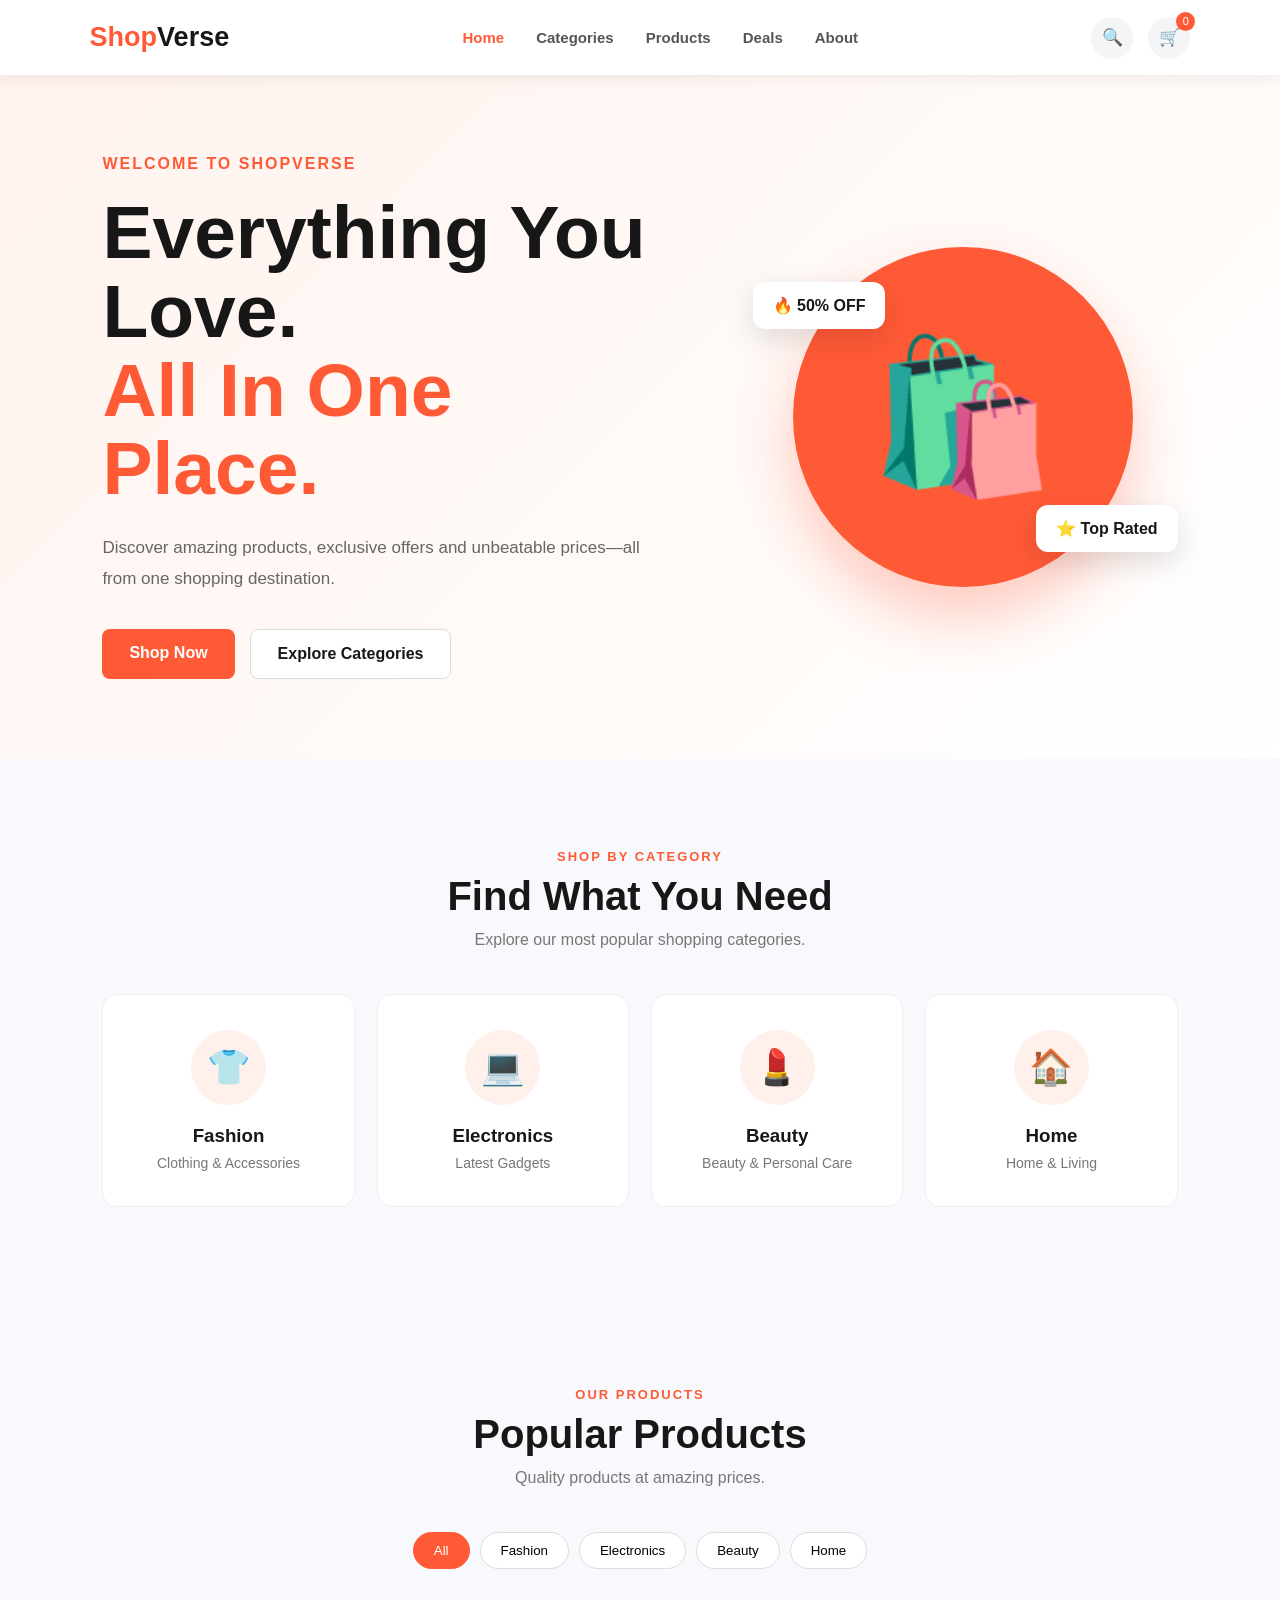
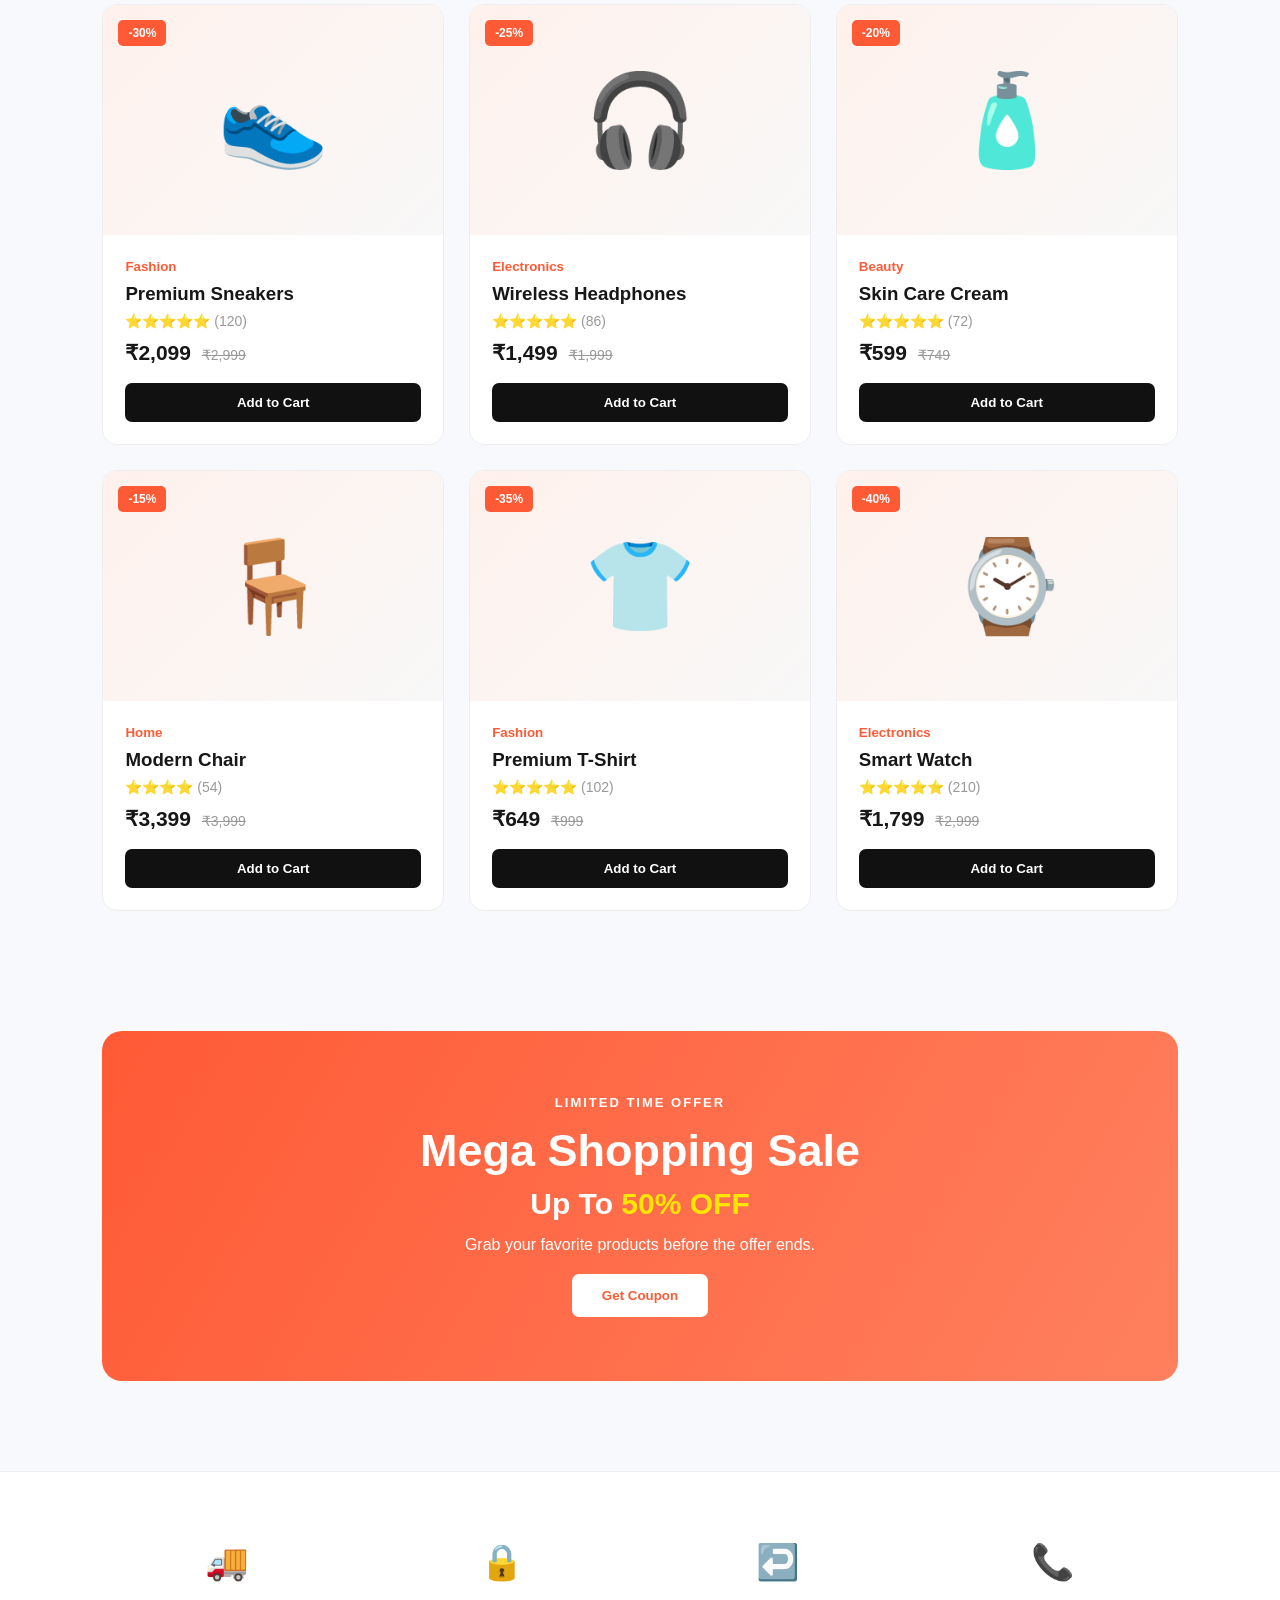
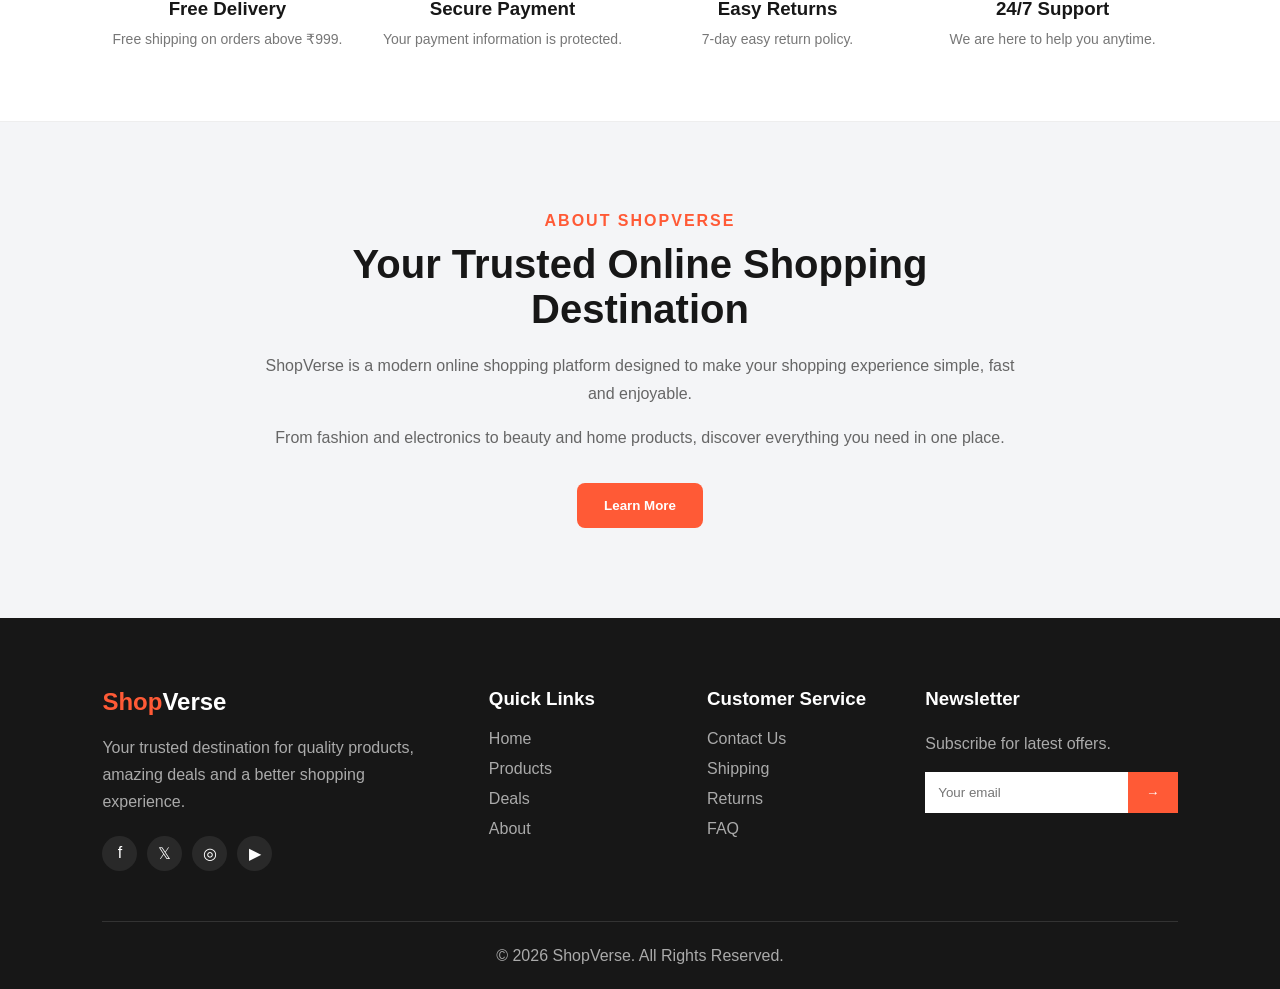
<file: index.html>
<!DOCTYPE html>
<html lang="en">
<head>
    <meta charset="UTF-8">
    <meta name="viewport" content="width=device-width, initial-scale=1.0">

    <title>ShopVerse - Online Shopping</title>

    <link rel="stylesheet" href="shop.css">
</head>

<body>

<!-- ================= NAVBAR ================= -->

<header class="header">

    <div class="logo">
        <span>Shop</span>Verse
    </div>

    <nav class="navbar">

        <a href="#home" class="nav-link active">Home</a>
        <a href="#categories" class="nav-link">Categories</a>
        <a href="#products" class="nav-link">Products</a>
        <a href="#deals" class="nav-link">Deals</a>
        <a href="#about" class="nav-link">About</a>

    </nav>

    <div class="nav-actions">

        <button class="search-btn" onclick="openSearch()">
            🔍
        </button>

        <button class="cart-btn" onclick="openCart()">
            🛒
            <span id="cartCount">0</span>
        </button>

        <button class="menu-btn" onclick="toggleMenu()">
            ☰
        </button>

    </div>

</header>


<!-- ================= SEARCH ================= -->

<div class="search-box" id="searchBox">

    <input
        type="text"
        id="searchInput"
        placeholder="Search products..."
        onkeyup="searchProducts()"
    >

    <button onclick="closeSearch()">✕</button>

</div>


<!-- ================= HERO ================= -->

<section class="hero" id="home">

    <div class="hero-content">

        <p class="small-title">
            WELCOME TO SHOPVERSE
        </p>

        <h1>
            Everything You Love.
            <span>All In One Place.</span>
        </h1>

        <p>
            Discover amazing products, exclusive offers and
            unbeatable prices—all from one shopping destination.
        </p>

        <div class="hero-buttons">

            <a href="#products" class="primary-btn">
                Shop Now
            </a>

            <a href="#categories" class="secondary-btn">
                Explore Categories
            </a>

        </div>

    </div>

    <div class="hero-image">

        <div class="hero-card">
            🛍️
        </div>

        <div class="floating-card card-one">
            🔥 50% OFF
        </div>

        <div class="floating-card card-two">
            ⭐ Top Rated
        </div>

    </div>

</section>


<!-- ================= CATEGORIES ================= -->

<section class="section" id="categories">

    <div class="section-heading">

        <p>SHOP BY CATEGORY</p>

        <h2>
            Find What You Need
        </h2>

        <span>
            Explore our most popular shopping categories.
        </span>

    </div>


    <div class="category-grid">

        <div class="category-card" onclick="filterCategory('Fashion')">

            <div class="category-icon">
                👕
            </div>

            <h3>Fashion</h3>

            <p>Clothing & Accessories</p>

        </div>


        <div class="category-card" onclick="filterCategory('Electronics')">

            <div class="category-icon">
                💻
            </div>

            <h3>Electronics</h3>

            <p>Latest Gadgets</p>

        </div>


        <div class="category-card" onclick="filterCategory('Beauty')">

            <div class="category-icon">
                💄
            </div>

            <h3>Beauty</h3>

            <p>Beauty & Personal Care</p>

        </div>


        <div class="category-card" onclick="filterCategory('Home')">

            <div class="category-icon">
                🏠
            </div>

            <h3>Home</h3>

            <p>Home & Living</p>

        </div>

    </div>

</section>


<!-- ================= PRODUCTS ================= -->

<section class="section products-section" id="products">

    <div class="section-heading">

        <p>OUR PRODUCTS</p>

        <h2>
            Popular Products
        </h2>

        <span>
            Quality products at amazing prices.
        </span>

    </div>


    <div class="filter-buttons">

        <button
            class="filter-btn active"
            onclick="filterCategory('All')">
            All
        </button>

        <button
            class="filter-btn"
            onclick="filterCategory('Fashion')">
            Fashion
        </button>

        <button
            class="filter-btn"
            onclick="filterCategory('Electronics')">
            Electronics
        </button>

        <button
            class="filter-btn"
            onclick="filterCategory('Beauty')">
            Beauty
        </button>

        <button
            class="filter-btn"
            onclick="filterCategory('Home')">
            Home
        </button>

    </div>


    <div class="product-grid" id="productGrid">

        <!-- Product 1 -->

        <div class="product-card" data-category="Fashion">

            <div class="product-image">
                👟
                <span class="discount">-30%</span>
            </div>

            <div class="product-info">

                <small>Fashion</small>

                <h3>Premium Sneakers</h3>

                <div class="rating">
                    ⭐⭐⭐⭐⭐
                    <span>(120)</span>
                </div>

                <div class="price">
                    ₹2,099
                    <del>₹2,999</del>
                </div>

                <button
                    class="add-btn"
                    onclick="addToCart('Premium Sneakers', 2099)">
                    Add to Cart
                </button>

            </div>

        </div>


        <!-- Product 2 -->

        <div class="product-card" data-category="Electronics">

            <div class="product-image">
                🎧
                <span class="discount">-25%</span>
            </div>

            <div class="product-info">

                <small>Electronics</small>

                <h3>Wireless Headphones</h3>

                <div class="rating">
                    ⭐⭐⭐⭐⭐
                    <span>(86)</span>
                </div>

                <div class="price">
                    ₹1,499
                    <del>₹1,999</del>
                </div>

                <button
                    class="add-btn"
                    onclick="addToCart('Wireless Headphones', 1499)">
                    Add to Cart
                </button>

            </div>

        </div>


        <!-- Product 3 -->

        <div class="product-card" data-category="Beauty">

            <div class="product-image">
                🧴
                <span class="discount">-20%</span>
            </div>

            <div class="product-info">

                <small>Beauty</small>

                <h3>Skin Care Cream</h3>

                <div class="rating">
                    ⭐⭐⭐⭐⭐
                    <span>(72)</span>
                </div>

                <div class="price">
                    ₹599
                    <del>₹749</del>
                </div>

                <button
                    class="add-btn"
                    onclick="addToCart('Skin Care Cream', 599)">
                    Add to Cart
                </button>

            </div>

        </div>


        <!-- Product 4 -->

        <div class="product-card" data-category="Home">

            <div class="product-image">
                🪑
                <span class="discount">-15%</span>
            </div>

            <div class="product-info">

                <small>Home</small>

                <h3>Modern Chair</h3>

                <div class="rating">
                    ⭐⭐⭐⭐
                    <span>(54)</span>
                </div>

                <div class="price">
                    ₹3,399
                    <del>₹3,999</del>
                </div>

                <button
                    class="add-btn"
                    onclick="addToCart('Modern Chair', 3399)">
                    Add to Cart
                </button>

            </div>

        </div>


        <!-- Product 5 -->

        <div class="product-card" data-category="Fashion">

            <div class="product-image">
                👕
                <span class="discount">-35%</span>
            </div>

            <div class="product-info">

                <small>Fashion</small>

                <h3>Premium T-Shirt</h3>

                <div class="rating">
                    ⭐⭐⭐⭐⭐
                    <span>(102)</span>
                </div>

                <div class="price">
                    ₹649
                    <del>₹999</del>
                </div>

                <button
                    class="add-btn"
                    onclick="addToCart('Premium T-Shirt', 649)">
                    Add to Cart
                </button>

            </div>

        </div>


        <!-- Product 6 -->

        <div class="product-card" data-category="Electronics">

            <div class="product-image">
                ⌚
                <span class="discount">-40%</span>
            </div>

            <div class="product-info">

                <small>Electronics</small>

                <h3>Smart Watch</h3>

                <div class="rating">
                    ⭐⭐⭐⭐⭐
                    <span>(210)</span>
                </div>

                <div class="price">
                    ₹1,799
                    <del>₹2,999</del>
                </div>

                <button
                    class="add-btn"
                    onclick="addToCart('Smart Watch', 1799)">
                    Add to Cart
                </button>

            </div>

        </div>

    </div>

</section>


<!-- ================= DEALS ================= -->

<section class="deal-section" id="deals">

    <div class="deal-content">

        <p>LIMITED TIME OFFER</p>

        <h2>
            Mega Shopping Sale
        </h2>

        <h3>
            Up To <span>50% OFF</span>
        </h3>

        <p>
            Grab your favorite products before the offer ends.
        </p>

        <button onclick="showCoupon()">
            Get Coupon
        </button>

    </div>

</section>


<!-- ================= FEATURES ================= -->

<section class="features">

    <div class="feature">

        <div>🚚</div>

        <h3>Free Delivery</h3>

        <p>Free shipping on orders above ₹999.</p>

    </div>


    <div class="feature">

        <div>🔒</div>

        <h3>Secure Payment</h3>

        <p>Your payment information is protected.</p>

    </div>


    <div class="feature">

        <div>↩️</div>

        <h3>Easy Returns</h3>

        <p>7-day easy return policy.</p>

    </div>


    <div class="feature">

        <div>📞</div>

        <h3>24/7 Support</h3>

        <p>We are here to help you anytime.</p>

    </div>

</section>


<!-- ================= ABOUT ================= -->

<section class="about section" id="about">

    <div class="about-content">

        <p>ABOUT SHOPVERSE</p>

        <h2>
            Your Trusted Online Shopping Destination
        </h2>

        <p>
            ShopVerse is a modern online shopping platform
            designed to make your shopping experience simple,
            fast and enjoyable.
        </p>

        <p>
            From fashion and electronics to beauty and home
            products, discover everything you need in one place.
        </p>

        <button class="primary-btn" onclick="showMessage()">
            Learn More
        </button>

    </div>

</section>


<!-- ================= FOOTER ================= -->

<footer class="footer">

    <div class="footer-grid">

        <div>

            <h2>
                <span>Shop</span>Verse
            </h2>

            <p>
                Your trusted destination for quality products,
                amazing deals and a better shopping experience.
            </p>

            <div class="social">

                <a href="#">f</a>
                <a href="#">𝕏</a>
                <a href="#">◎</a>
                <a href="#">▶</a>

            </div>

        </div>


        <div>

            <h3>Quick Links</h3>

            <a href="#home">Home</a>
            <a href="#products">Products</a>
            <a href="#deals">Deals</a>
            <a href="#about">About</a>

        </div>


        <div>

            <h3>Customer Service</h3>

            <a href="#">Contact Us</a>
            <a href="#">Shipping</a>
            <a href="#">Returns</a>
            <a href="#">FAQ</a>

        </div>


        <div>

            <h3>Newsletter</h3>

            <p>
                Subscribe for latest offers.
            </p>

            <div class="newsletter">

                <input
                    type="email"
                    id="email"
                    placeholder="Your email"
                >

                <button onclick="subscribe()">
                    →
                </button>

            </div>

        </div>

    </div>


    <div class="copyright">

        <p>
            © 2026 ShopVerse. All Rights Reserved.
        </p>

    </div>

</footer>


<!-- ================= CART ================= -->

<div class="cart-overlay" id="cartOverlay">

    <div class="cart">

        <div class="cart-header">

            <h2>
                Your Cart
            </h2>

            <button onclick="closeCart()">
                ✕
            </button>

        </div>


        <div id="cartItems">

            <p class="empty-cart">
                Your cart is empty.
            </p>

        </div>


        <div class="cart-bottom">

            <div class="cart-total">

                <span>Total</span>

                <strong id="cartTotal">
                    ₹0
                </strong>

            </div>

            <button
                class="checkout-btn"
                onclick="checkout()">
                Checkout
            </button>

        </div>

    </div>

</div>


<!-- ================= TOAST ================= -->

<div id="toast" class="toast">
    Product added to cart!
</div>


<script src="shop.js"></script>

</body>
</html>
</file>
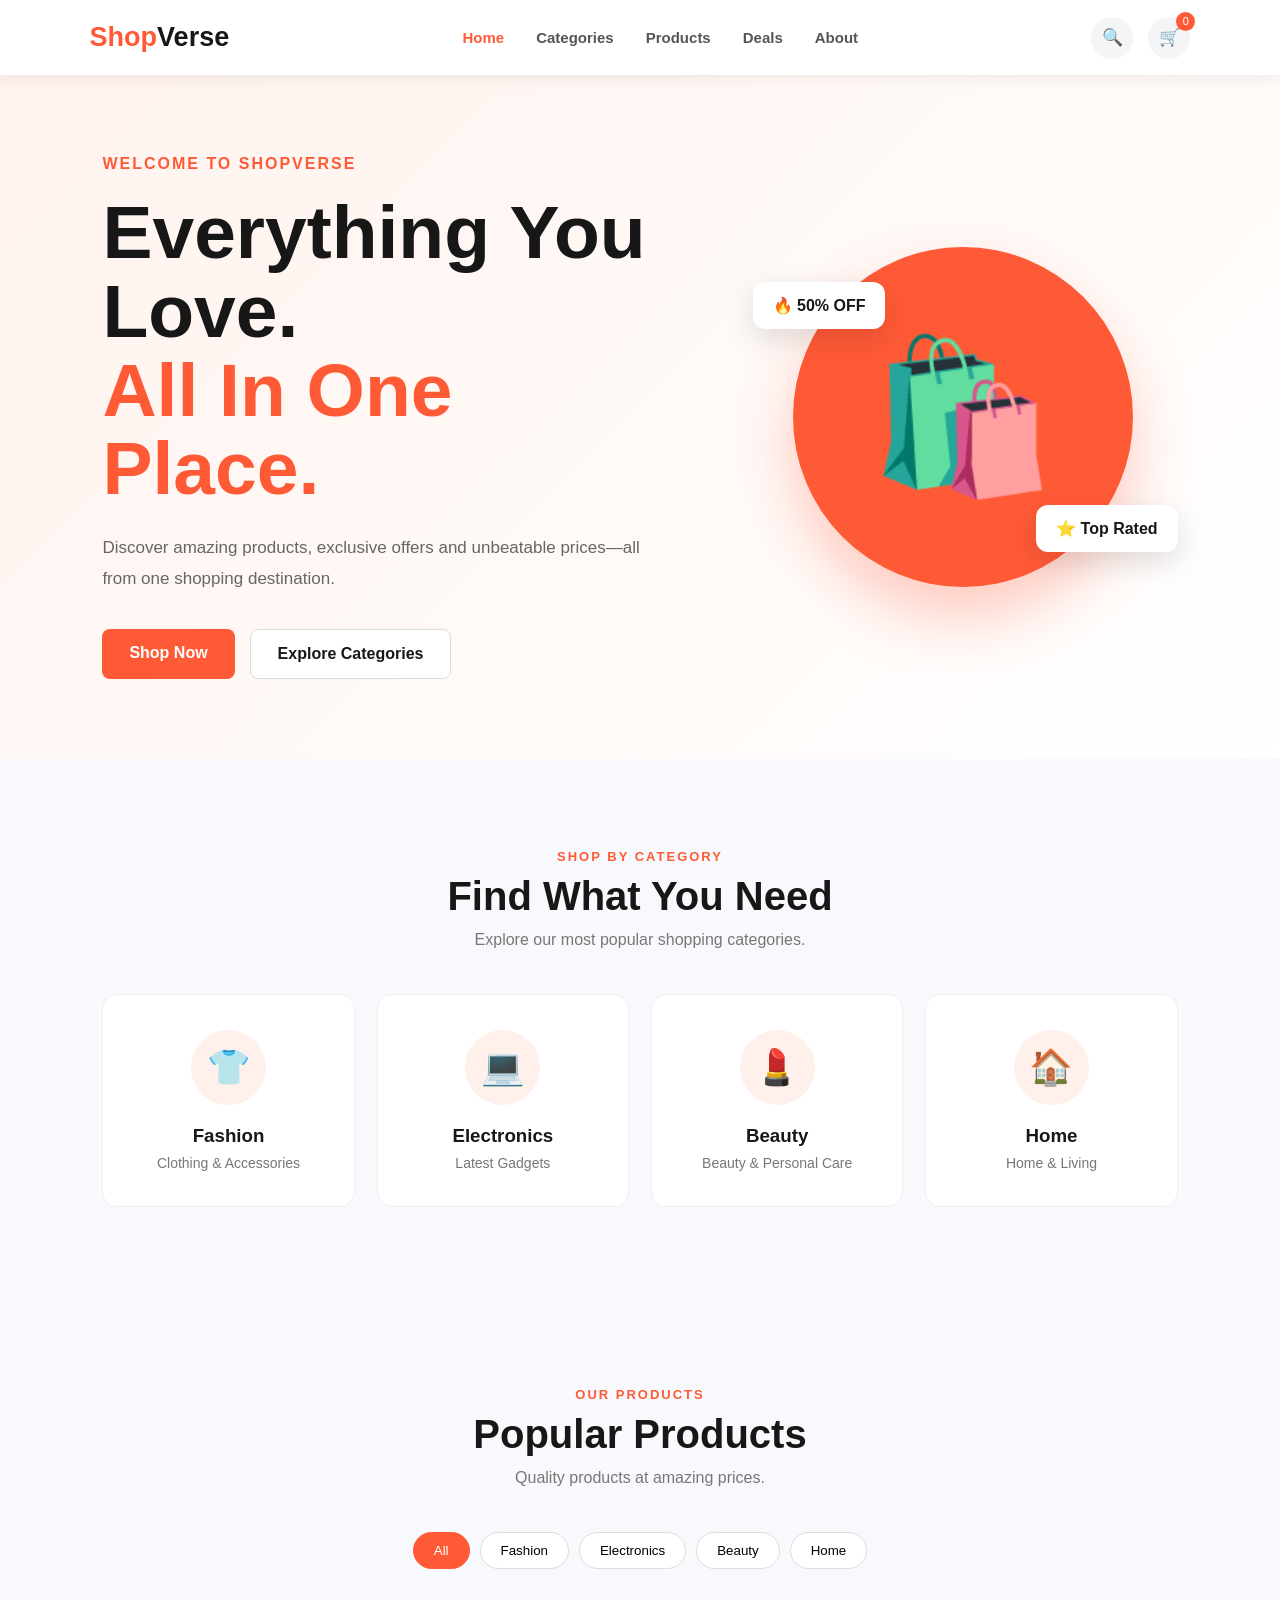
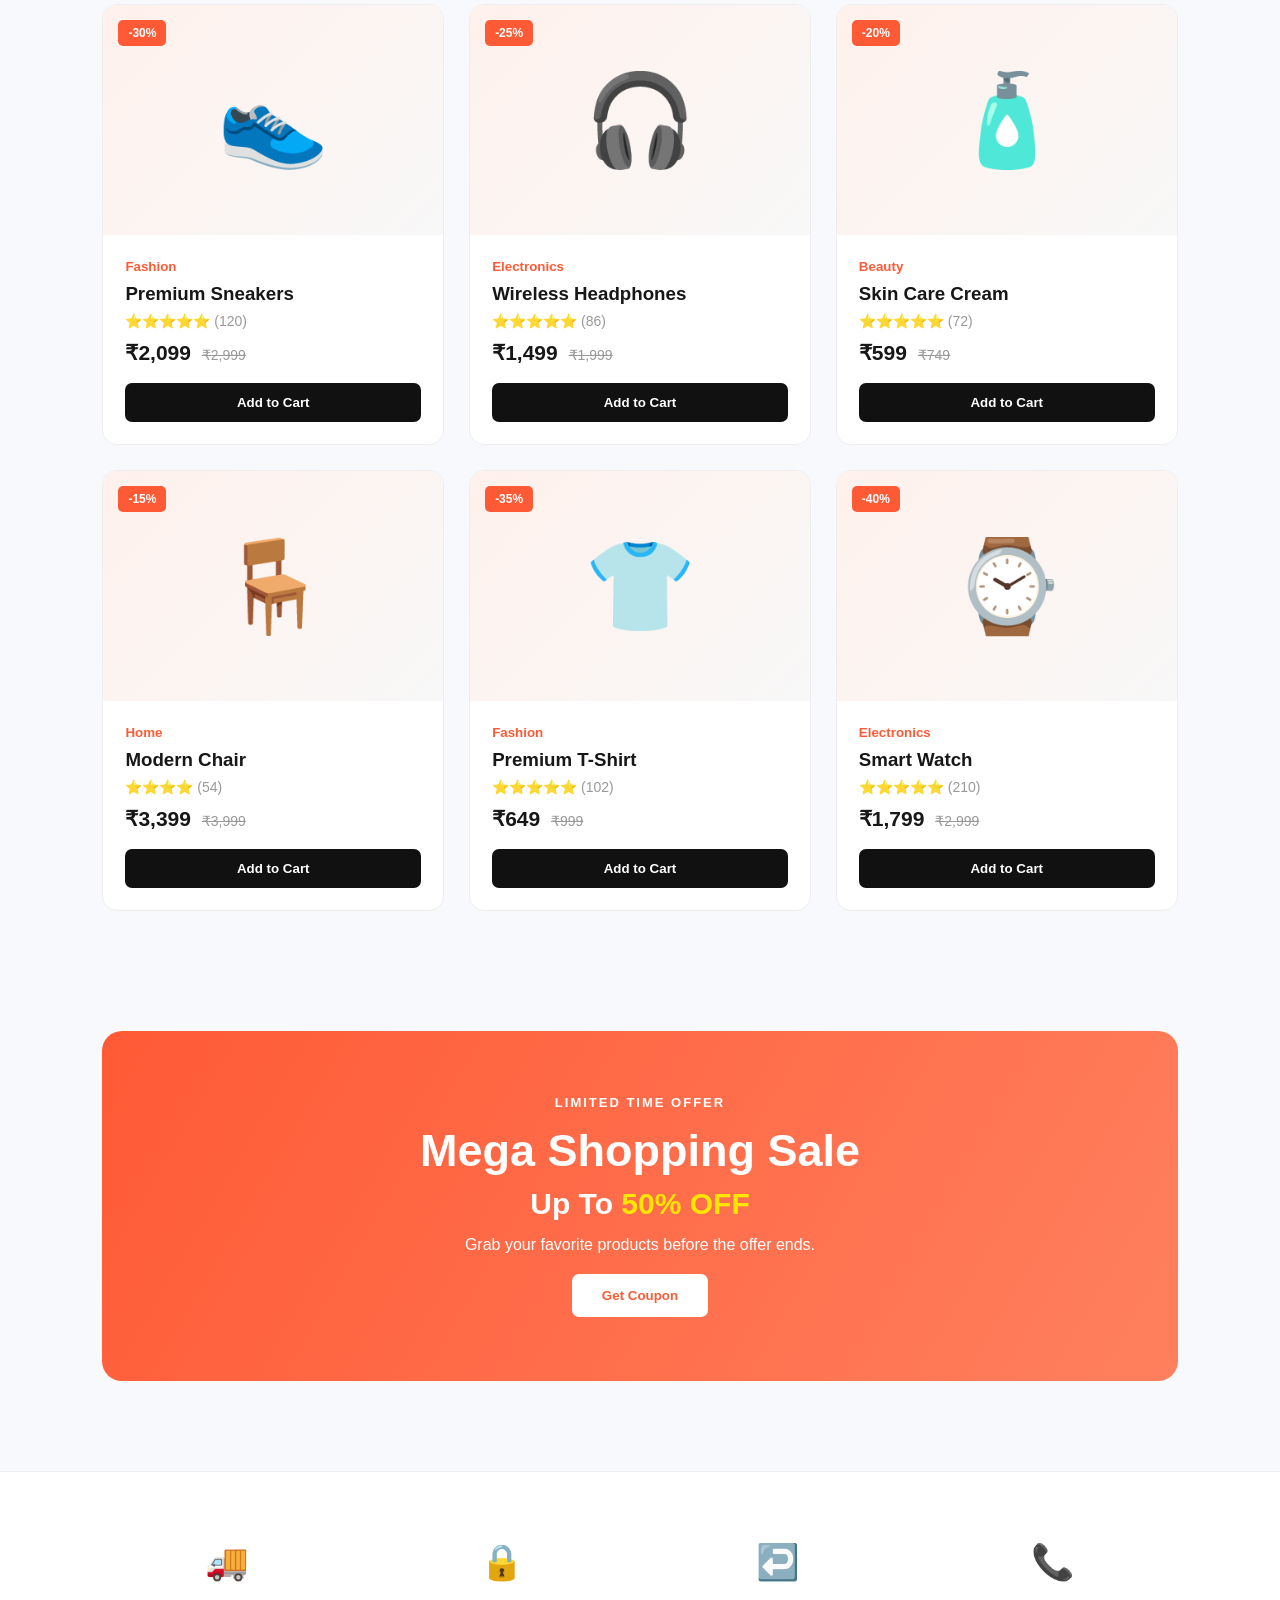
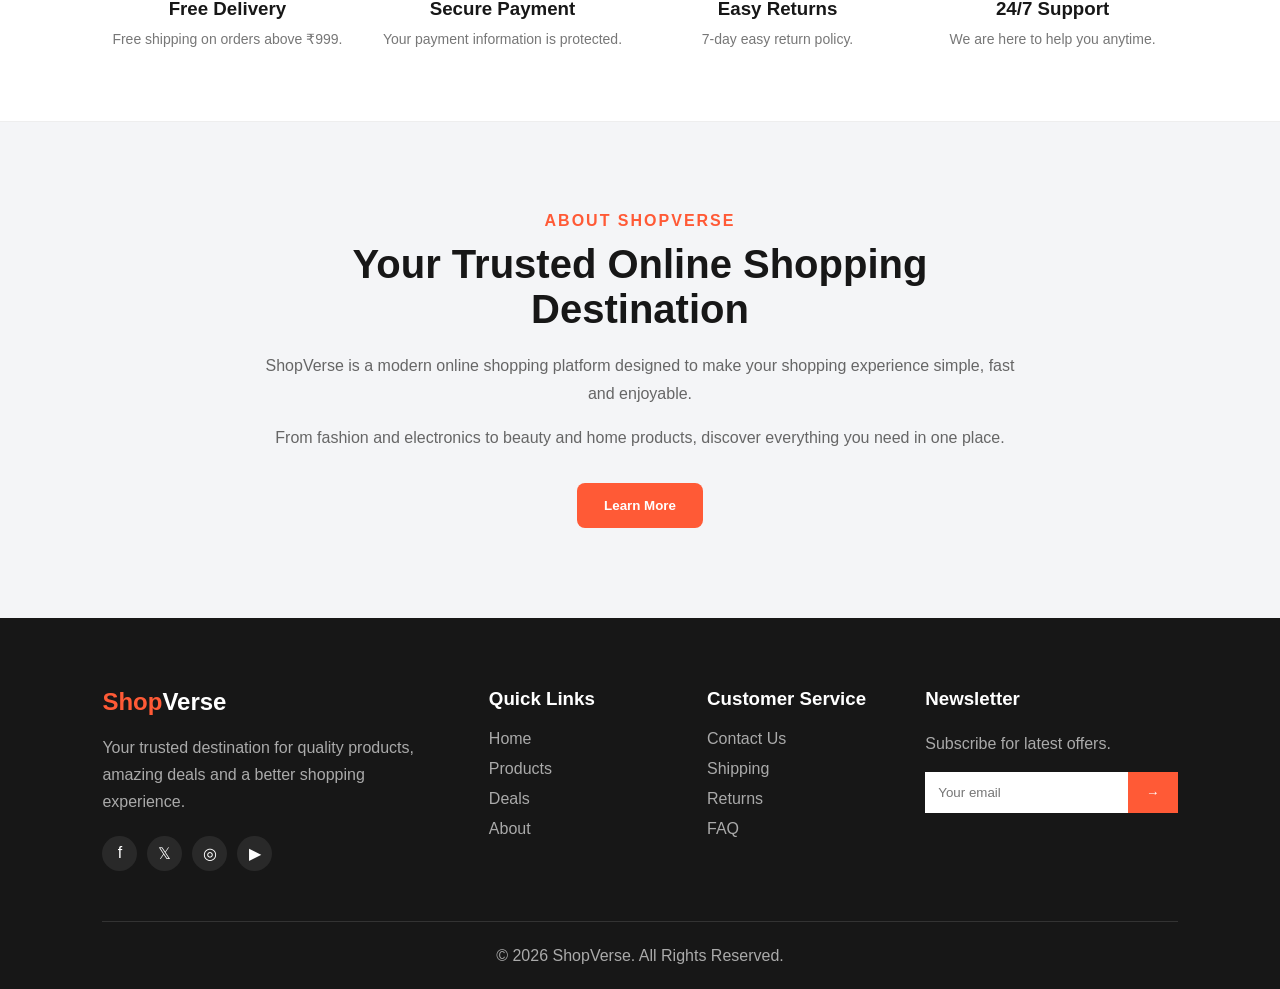
<file: shop.html>
<!DOCTYPE html>
<html lang="en">
<head>
    <meta charset="UTF-8">
    <meta name="viewport" content="width=device-width, initial-scale=1.0">

    <title>ShopVerse - Online Shopping</title>

    <link rel="stylesheet" href="shop.css">
</head>

<body>

<!-- ================= NAVBAR ================= -->

<header class="header">

    <div class="logo">
        <span>Shop</span>Verse
    </div>

    <nav class="navbar">

        <a href="#home" class="nav-link active">Home</a>
        <a href="#categories" class="nav-link">Categories</a>
        <a href="#products" class="nav-link">Products</a>
        <a href="#deals" class="nav-link">Deals</a>
        <a href="#about" class="nav-link">About</a>

    </nav>

    <div class="nav-actions">

        <button class="search-btn" onclick="openSearch()">
            🔍
        </button>

        <button class="cart-btn" onclick="openCart()">
            🛒
            <span id="cartCount">0</span>
        </button>

        <button class="menu-btn" onclick="toggleMenu()">
            ☰
        </button>

    </div>

</header>


<!-- ================= SEARCH ================= -->

<div class="search-box" id="searchBox">

    <input
        type="text"
        id="searchInput"
        placeholder="Search products..."
        onkeyup="searchProducts()"
    >

    <button onclick="closeSearch()">✕</button>

</div>


<!-- ================= HERO ================= -->

<section class="hero" id="home">

    <div class="hero-content">

        <p class="small-title">
            WELCOME TO SHOPVERSE
        </p>

        <h1>
            Everything You Love.
            <span>All In One Place.</span>
        </h1>

        <p>
            Discover amazing products, exclusive offers and
            unbeatable prices—all from one shopping destination.
        </p>

        <div class="hero-buttons">

            <a href="#products" class="primary-btn">
                Shop Now
            </a>

            <a href="#categories" class="secondary-btn">
                Explore Categories
            </a>

        </div>

    </div>

    <div class="hero-image">

        <div class="hero-card">
            🛍️
        </div>

        <div class="floating-card card-one">
            🔥 50% OFF
        </div>

        <div class="floating-card card-two">
            ⭐ Top Rated
        </div>

    </div>

</section>


<!-- ================= CATEGORIES ================= -->

<section class="section" id="categories">

    <div class="section-heading">

        <p>SHOP BY CATEGORY</p>

        <h2>
            Find What You Need
        </h2>

        <span>
            Explore our most popular shopping categories.
        </span>

    </div>


    <div class="category-grid">

        <div class="category-card" onclick="filterCategory('Fashion')">

            <div class="category-icon">
                👕
            </div>

            <h3>Fashion</h3>

            <p>Clothing & Accessories</p>

        </div>


        <div class="category-card" onclick="filterCategory('Electronics')">

            <div class="category-icon">
                💻
            </div>

            <h3>Electronics</h3>

            <p>Latest Gadgets</p>

        </div>


        <div class="category-card" onclick="filterCategory('Beauty')">

            <div class="category-icon">
                💄
            </div>

            <h3>Beauty</h3>

            <p>Beauty & Personal Care</p>

        </div>


        <div class="category-card" onclick="filterCategory('Home')">

            <div class="category-icon">
                🏠
            </div>

            <h3>Home</h3>

            <p>Home & Living</p>

        </div>

    </div>

</section>


<!-- ================= PRODUCTS ================= -->

<section class="section products-section" id="products">

    <div class="section-heading">

        <p>OUR PRODUCTS</p>

        <h2>
            Popular Products
        </h2>

        <span>
            Quality products at amazing prices.
        </span>

    </div>


    <div class="filter-buttons">

        <button
            class="filter-btn active"
            onclick="filterCategory('All')">
            All
        </button>

        <button
            class="filter-btn"
            onclick="filterCategory('Fashion')">
            Fashion
        </button>

        <button
            class="filter-btn"
            onclick="filterCategory('Electronics')">
            Electronics
        </button>

        <button
            class="filter-btn"
            onclick="filterCategory('Beauty')">
            Beauty
        </button>

        <button
            class="filter-btn"
            onclick="filterCategory('Home')">
            Home
        </button>

    </div>


    <div class="product-grid" id="productGrid">

        <!-- Product 1 -->

        <div class="product-card" data-category="Fashion">

            <div class="product-image">
                👟
                <span class="discount">-30%</span>
            </div>

            <div class="product-info">

                <small>Fashion</small>

                <h3>Premium Sneakers</h3>

                <div class="rating">
                    ⭐⭐⭐⭐⭐
                    <span>(120)</span>
                </div>

                <div class="price">
                    ₹2,099
                    <del>₹2,999</del>
                </div>

                <button
                    class="add-btn"
                    onclick="addToCart('Premium Sneakers', 2099)">
                    Add to Cart
                </button>

            </div>

        </div>


        <!-- Product 2 -->

        <div class="product-card" data-category="Electronics">

            <div class="product-image">
                🎧
                <span class="discount">-25%</span>
            </div>

            <div class="product-info">

                <small>Electronics</small>

                <h3>Wireless Headphones</h3>

                <div class="rating">
                    ⭐⭐⭐⭐⭐
                    <span>(86)</span>
                </div>

                <div class="price">
                    ₹1,499
                    <del>₹1,999</del>
                </div>

                <button
                    class="add-btn"
                    onclick="addToCart('Wireless Headphones', 1499)">
                    Add to Cart
                </button>

            </div>

        </div>


        <!-- Product 3 -->

        <div class="product-card" data-category="Beauty">

            <div class="product-image">
                🧴
                <span class="discount">-20%</span>
            </div>

            <div class="product-info">

                <small>Beauty</small>

                <h3>Skin Care Cream</h3>

                <div class="rating">
                    ⭐⭐⭐⭐⭐
                    <span>(72)</span>
                </div>

                <div class="price">
                    ₹599
                    <del>₹749</del>
                </div>

                <button
                    class="add-btn"
                    onclick="addToCart('Skin Care Cream', 599)">
                    Add to Cart
                </button>

            </div>

        </div>


        <!-- Product 4 -->

        <div class="product-card" data-category="Home">

            <div class="product-image">
                🪑
                <span class="discount">-15%</span>
            </div>

            <div class="product-info">

                <small>Home</small>

                <h3>Modern Chair</h3>

                <div class="rating">
                    ⭐⭐⭐⭐
                    <span>(54)</span>
                </div>

                <div class="price">
                    ₹3,399
                    <del>₹3,999</del>
                </div>

                <button
                    class="add-btn"
                    onclick="addToCart('Modern Chair', 3399)">
                    Add to Cart
                </button>

            </div>

        </div>


        <!-- Product 5 -->

        <div class="product-card" data-category="Fashion">

            <div class="product-image">
                👕
                <span class="discount">-35%</span>
            </div>

            <div class="product-info">

                <small>Fashion</small>

                <h3>Premium T-Shirt</h3>

                <div class="rating">
                    ⭐⭐⭐⭐⭐
                    <span>(102)</span>
                </div>

                <div class="price">
                    ₹649
                    <del>₹999</del>
                </div>

                <button
                    class="add-btn"
                    onclick="addToCart('Premium T-Shirt', 649)">
                    Add to Cart
                </button>

            </div>

        </div>


        <!-- Product 6 -->

        <div class="product-card" data-category="Electronics">

            <div class="product-image">
                ⌚
                <span class="discount">-40%</span>
            </div>

            <div class="product-info">

                <small>Electronics</small>

                <h3>Smart Watch</h3>

                <div class="rating">
                    ⭐⭐⭐⭐⭐
                    <span>(210)</span>
                </div>

                <div class="price">
                    ₹1,799
                    <del>₹2,999</del>
                </div>

                <button
                    class="add-btn"
                    onclick="addToCart('Smart Watch', 1799)">
                    Add to Cart
                </button>

            </div>

        </div>

    </div>

</section>


<!-- ================= DEALS ================= -->

<section class="deal-section" id="deals">

    <div class="deal-content">

        <p>LIMITED TIME OFFER</p>

        <h2>
            Mega Shopping Sale
        </h2>

        <h3>
            Up To <span>50% OFF</span>
        </h3>

        <p>
            Grab your favorite products before the offer ends.
        </p>

        <button onclick="showCoupon()">
            Get Coupon
        </button>

    </div>

</section>


<!-- ================= FEATURES ================= -->

<section class="features">

    <div class="feature">

        <div>🚚</div>

        <h3>Free Delivery</h3>

        <p>Free shipping on orders above ₹999.</p>

    </div>


    <div class="feature">

        <div>🔒</div>

        <h3>Secure Payment</h3>

        <p>Your payment information is protected.</p>

    </div>


    <div class="feature">

        <div>↩️</div>

        <h3>Easy Returns</h3>

        <p>7-day easy return policy.</p>

    </div>


    <div class="feature">

        <div>📞</div>

        <h3>24/7 Support</h3>

        <p>We are here to help you anytime.</p>

    </div>

</section>


<!-- ================= ABOUT ================= -->

<section class="about section" id="about">

    <div class="about-content">

        <p>ABOUT SHOPVERSE</p>

        <h2>
            Your Trusted Online Shopping Destination
        </h2>

        <p>
            ShopVerse is a modern online shopping platform
            designed to make your shopping experience simple,
            fast and enjoyable.
        </p>

        <p>
            From fashion and electronics to beauty and home
            products, discover everything you need in one place.
        </p>

        <button class="primary-btn" onclick="showMessage()">
            Learn More
        </button>

    </div>

</section>


<!-- ================= FOOTER ================= -->

<footer class="footer">

    <div class="footer-grid">

        <div>

            <h2>
                <span>Shop</span>Verse
            </h2>

            <p>
                Your trusted destination for quality products,
                amazing deals and a better shopping experience.
            </p>

            <div class="social">

                <a href="#">f</a>
                <a href="#">𝕏</a>
                <a href="#">◎</a>
                <a href="#">▶</a>

            </div>

        </div>


        <div>

            <h3>Quick Links</h3>

            <a href="#home">Home</a>
            <a href="#products">Products</a>
            <a href="#deals">Deals</a>
            <a href="#about">About</a>

        </div>


        <div>

            <h3>Customer Service</h3>

            <a href="#">Contact Us</a>
            <a href="#">Shipping</a>
            <a href="#">Returns</a>
            <a href="#">FAQ</a>

        </div>


        <div>

            <h3>Newsletter</h3>

            <p>
                Subscribe for latest offers.
            </p>

            <div class="newsletter">

                <input
                    type="email"
                    id="email"
                    placeholder="Your email"
                >

                <button onclick="subscribe()">
                    →
                </button>

            </div>

        </div>

    </div>


    <div class="copyright">

        <p>
            © 2026 ShopVerse. All Rights Reserved.
        </p>

    </div>

</footer>


<!-- ================= CART ================= -->

<div class="cart-overlay" id="cartOverlay">

    <div class="cart">

        <div class="cart-header">

            <h2>
                Your Cart
            </h2>

            <button onclick="closeCart()">
                ✕
            </button>

        </div>


        <div id="cartItems">

            <p class="empty-cart">
                Your cart is empty.
            </p>

        </div>


        <div class="cart-bottom">

            <div class="cart-total">

                <span>Total</span>

                <strong id="cartTotal">
                    ₹0
                </strong>

            </div>

            <button
                class="checkout-btn"
                onclick="checkout()">
                Checkout
            </button>

        </div>

    </div>

</div>


<!-- ================= TOAST ================= -->

<div id="toast" class="toast">
    Product added to cart!
</div>


<script src="shop.js"></script>

</body>
</html>
</file>
<file: shop.css>
/* ================= RESET ================= */

* {
    margin: 0;
    padding: 0;
    box-sizing: border-box;
}

html {
    scroll-behavior: smooth;
}

body {
    font-family: Arial, Helvetica, sans-serif;
    background: #f8f9fc;
    color: #171717;
}

a {
    text-decoration: none;
    color: inherit;
}

button {
    font-family: inherit;
    cursor: pointer;
    border: none;
}


/* ================= NAVBAR ================= */

.header {
    width: 100%;
    height: 75px;
    background: #ffffff;

    display: flex;
    align-items: center;
    justify-content: space-between;

    padding: 0 7%;

    position: sticky;
    top: 0;
    z-index: 1000;

    box-shadow: 0 3px 15px rgba(0, 0, 0, 0.07);
}

.logo {
    font-size: 27px;
    font-weight: 800;
}

.logo span,
.footer h2 span {
    color: #ff5a36;
}

.navbar {
    display: flex;
    gap: 32px;
}

.nav-link {
    color: #555;
    font-size: 15px;
    font-weight: 600;

    transition: 0.3s;
}

.nav-link:hover,
.nav-link.active {
    color: #ff5a36;
}

.nav-actions {
    display: flex;
    align-items: center;
    gap: 15px;
}

.search-btn,
.cart-btn {
    background: #f4f5f7;

    width: 42px;
    height: 42px;

    border-radius: 50%;

    font-size: 17px;

    position: relative;
}

.cart-btn span {
    position: absolute;

    top: -5px;
    right: -5px;

    width: 19px;
    height: 19px;

    background: #ff5a36;
    color: white;

    border-radius: 50%;

    font-size: 11px;

    display: flex;
    align-items: center;
    justify-content: center;
}

.menu-btn {
    display: none;

    background: #f4f5f7;

    width: 42px;
    height: 42px;

    border-radius: 50%;

    font-size: 20px;
}


/* ================= SEARCH ================= */

.search-box {
    position: fixed;

    top: 75px;
    right: 7%;

    width: 350px;

    background: white;

    padding: 15px;

    display: none;

    box-shadow: 0 10px 30px rgba(0, 0, 0, 0.15);

    z-index: 999;
}

.search-box.active {
    display: flex;
}

.search-box input {
    flex: 1;

    border: 1px solid #ddd;

    padding: 12px;

    outline: none;
}

.search-box button {
    width: 45px;

    background: #ff5a36;
    color: white;
}


/* ================= HERO ================= */

.hero {
    min-height: 650px;

    padding: 80px 8%;

    display: flex;
    align-items: center;
    justify-content: space-between;

    background:
        linear-gradient(
            135deg,
            #fff3ee,
            #fff
        );
}

.hero-content {
    width: 52%;
}

.small-title {
    color: #ff5a36;

    font-weight: 700;

    letter-spacing: 2px;

    margin-bottom: 20px;
}

.hero h1 {
    font-size: clamp(42px, 6vw, 75px);

    line-height: 1.05;

    margin-bottom: 25px;
}

.hero h1 span {
    display: block;
    color: #ff5a36;
}

.hero-content > p:not(.small-title) {
    max-width: 600px;

    color: #666;

    line-height: 1.8;

    font-size: 17px;

    margin-bottom: 35px;
}

.hero-buttons {
    display: flex;
    gap: 15px;
}

.primary-btn,
.secondary-btn {
    display: inline-block;

    padding: 15px 27px;

    border-radius: 8px;

    font-weight: 700;

    transition: 0.3s;
}

.primary-btn {
    background: #ff5a36;
    color: white;
}

.primary-btn:hover {
    background: #e94724;

    transform: translateY(-2px);
}

.secondary-btn {
    border: 1px solid #ddd;
    background: white;
}

.secondary-btn:hover {
    border-color: #ff5a36;
    color: #ff5a36;
}


/* ================= HERO IMAGE ================= */

.hero-image {
    width: 40%;
    min-height: 430px;

    display: flex;

    align-items: center;
    justify-content: center;

    position: relative;
}

.hero-card {
    width: 340px;
    height: 340px;

    border-radius: 50%;

    background: #ff5a36;

    display: flex;

    align-items: center;
    justify-content: center;

    font-size: 150px;

    box-shadow:
        0 30px 60px rgba(255, 90, 54, 0.3);

    animation: floating 3s ease-in-out infinite;
}

@keyframes floating {

    0%,
    100% {
        transform: translateY(0);
    }

    50% {
        transform: translateY(-15px);
    }
}

.floating-card {
    position: absolute;

    background: white;

    padding: 14px 20px;

    border-radius: 12px;

    box-shadow: 0 10px 30px rgba(0, 0, 0, 0.12);

    font-weight: 700;
}

.card-one {
    top: 80px;
    left: 5px;
}

.card-two {
    bottom: 80px;
    right: 0;
}


/* ================= SECTIONS ================= */

.section {
    padding: 90px 8%;
}

.section-heading {
    text-align: center;

    margin-bottom: 45px;
}

.section-heading p {
    color: #ff5a36;

    font-weight: 700;

    font-size: 13px;

    letter-spacing: 2px;

    margin-bottom: 10px;
}

.section-heading h2 {
    font-size: 40px;

    margin-bottom: 12px;
}

.section-heading span {
    color: #777;
}


/* ================= CATEGORIES ================= */

.category-grid {
    display: grid;

    grid-template-columns:
        repeat(4, 1fr);

    gap: 22px;
}

.category-card {
    background: white;

    padding: 35px 20px;

    border-radius: 15px;

    text-align: center;

    border: 1px solid #eee;

    transition: 0.3s;

    cursor: pointer;
}

.category-card:hover {
    transform: translateY(-8px);

    border-color: #ff5a36;

    box-shadow:
        0 15px 35px rgba(0, 0, 0, 0.08);
}

.category-icon {
    width: 75px;
    height: 75px;

    margin: auto auto 20px;

    background: #fff0eb;

    border-radius: 50%;

    display: flex;
    align-items: center;
    justify-content: center;

    font-size: 35px;
}

.category-card h3 {
    margin-bottom: 8px;
}

.category-card p {
    color: #777;

    font-size: 14px;
}


/* ================= FILTER ================= */

.filter-buttons {
    display: flex;

    justify-content: center;

    gap: 10px;

    margin-bottom: 35px;

    flex-wrap: wrap;
}

.filter-btn {
    background: white;

    border: 1px solid #ddd;

    padding: 10px 20px;

    border-radius: 30px;

    transition: 0.3s;
}

.filter-btn:hover,
.filter-btn.active {
    background: #ff5a36;

    color: white;

    border-color: #ff5a36;
}


/* ================= PRODUCTS ================= */

.product-grid {
    display: grid;

    grid-template-columns:
        repeat(3, 1fr);

    gap: 25px;
}

.product-card {
    background: white;

    border-radius: 15px;

    overflow: hidden;

    border: 1px solid #eee;

    transition: 0.3s;
}

.product-card:hover {
    transform: translateY(-7px);

    box-shadow:
        0 15px 35px rgba(0, 0, 0, 0.1);
}

.product-card.hide {
    display: none;
}

.product-image {
    height: 230px;

    background:
        linear-gradient(
            135deg,
            #fff1ec,
            #f8f8f8
        );

    display: flex;

    align-items: center;
    justify-content: center;

    font-size: 90px;

    position: relative;
}

.discount {
    position: absolute;

    top: 15px;
    left: 15px;

    background: #ff5a36;

    color: white;

    padding: 6px 10px;

    border-radius: 5px;

    font-size: 12px;

    font-weight: 700;
}

.product-info {
    padding: 22px;
}

.product-info small {
    color: #ff5a36;

    font-weight: 600;
}

.product-info h3 {
    margin: 8px 0;
}

.rating {
    color: #ffae00;

    font-size: 14px;

    margin-bottom: 12px;
}

.rating span {
    color: #999;
}

.price {
    font-size: 21px;

    font-weight: 800;

    margin-bottom: 18px;
}

.price del {
    color: #999;

    font-size: 14px;

    font-weight: normal;

    margin-left: 5px;
}

.add-btn {
    width: 100%;

    padding: 12px;

    border-radius: 7px;

    background: #111;

    color: white;

    font-weight: 700;

    transition: 0.3s;
}

.add-btn:hover {
    background: #ff5a36;
}


/* ================= DEAL ================= */

.deal-section {
    margin: 30px 8% 90px;

    min-height: 350px;

    border-radius: 20px;

    background:
        linear-gradient(
            120deg,
            #ff5a36,
            #ff805e
        );

    color: white;

    display: flex;

    align-items: center;

    justify-content: center;

    text-align: center;

    padding: 50px;
}

.deal-content p:first-child {
    font-size: 13px;

    letter-spacing: 2px;

    font-weight: 700;

    margin-bottom: 15px;
}

.deal-content h2 {
    font-size: 45px;

    margin-bottom: 10px;
}

.deal-content h3 {
    font-size: 30px;

    margin-bottom: 15px;
}

.deal-content h3 span {
    color: #ffe600;
}

.deal-content button {
    margin-top: 20px;

    padding: 14px 30px;

    border-radius: 7px;

    background: white;

    color: #ff5a36;

    font-weight: 700;
}


/* ================= FEATURES ================= */

.features {
    padding: 70px 8%;

    display: grid;

    grid-template-columns:
        repeat(4, 1fr);

    gap: 25px;

    background: white;

    border-top: 1px solid #eee;
    border-bottom: 1px solid #eee;
}

.feature {
    text-align: center;
}

.feature > div {
    font-size: 35px;

    margin-bottom: 15px;
}

.feature h3 {
    margin-bottom: 8px;
}

.feature p {
    color: #777;

    font-size: 14px;

    line-height: 1.6;
}


/* ================= ABOUT ================= */

.about {
    background: #f4f5f7;
}

.about-content {
    max-width: 750px;

    margin: auto;

    text-align: center;
}

.about-content > p:first-child {
    color: #ff5a36;

    font-weight: 700;

    letter-spacing: 2px;

    margin-bottom: 12px;
}

.about-content h2 {
    font-size: 40px;

    margin-bottom: 20px;
}

.about-content p:not(:first-child) {
    color: #666;

    line-height: 1.8;

    margin-bottom: 15px;
}

.about-content .primary-btn {
    margin-top: 15px;
}


/* ================= FOOTER ================= */

.footer {
    background: #171717;

    color: white;

    padding: 70px 8% 20px;
}

.footer-grid {
    display: grid;

    grid-template-columns:
        2fr 1fr 1fr 1.5fr;

    gap: 50px;

    padding-bottom: 50px;
}

.footer h2 {
    margin-bottom: 18px;
}

.footer h3 {
    margin-bottom: 20px;
}

.footer p {
    color: #aaa;

    line-height: 1.7;
}

.footer-grid > div > a {
    display: block;

    color: #aaa;

    margin-bottom: 12px;

    transition: 0.3s;
}

.footer-grid > div > a:hover {
    color: #ff5a36;
}

.social {
    display: flex;

    gap: 10px;

    margin-top: 20px;
}

.social a {
    width: 35px;
    height: 35px;

    border-radius: 50%;

    background: #292929;

    display: flex;

    align-items: center;
    justify-content: center;
}

.social a:hover {
    background: #ff5a36;
}

.newsletter {
    display: flex;

    margin-top: 15px;
}

.newsletter input {
    min-width: 0;

    flex: 1;

    padding: 13px;

    border: none;

    outline: none;
}

.newsletter button {
    width: 50px;

    background: #ff5a36;

    color: white;
}

.copyright {
    border-top: 1px solid #333;

    padding-top: 20px;

    text-align: center;
}


/* ================= CART ================= */

.cart-overlay {
    position: fixed;

    inset: 0;

    background: rgba(0, 0, 0, 0.5);

    z-index: 2000;

    display: none;
}

.cart-overlay.active {
    display: block;
}

.cart {
    position: absolute;

    right: 0;
    top: 0;

    width: 420px;

    max-width: 100%;

    height: 100%;

    background: white;

    padding: 25px;

    display: flex;

    flex-direction: column;
}

.cart-header {
    display: flex;

    align-items: center;
    justify-content: space-between;

    border-bottom: 1px solid #eee;

    padding-bottom: 20px;
}

.cart-header button {
    width: 35px;
    height: 35px;

    border-radius: 50%;

    background: #f2f2f2;
}

#cartItems {
    flex: 1;

    overflow-y: auto;

    padding: 20px 0;
}

.empty-cart {
    color: #888;

    text-align: center;

    margin-top: 50px;
}

.cart-item {
    display: flex;

    align-items: center;

    justify-content: space-between;

    gap: 15px;

    padding: 15px 0;

    border-bottom: 1px solid #eee;
}

.cart-item-info {
    flex: 1;
}

.cart-item-info h4 {
    margin-bottom: 5px;
}

.cart-item-info p {
    color: #ff5a36;

    font-weight: 700;
}

.remove-btn {
    background: #ffe8e3;

    color: #ff5a36;

    padding: 7px;

    border-radius: 5px;
}

.cart-bottom {
    border-top: 1px solid #eee;

    padding-top: 20px;
}

.cart-total {
    display: flex;

    justify-content: space-between;

    font-size: 20px;

    margin-bottom: 15px;
}

.checkout-btn {
    width: 100%;

    padding: 15px;

    background: #ff5a36;

    color: white;

    border-radius: 7px;

    font-weight: 700;
}


/* ================= TOAST ================= */

.toast {
    position: fixed;

    bottom: 30px;
    right: 30px;

    background: #171717;

    color: white;

    padding: 15px 22px;

    border-radius: 8px;

    transform: translateY(100px);

    opacity: 0;

    transition: 0.3s;

    z-index: 3000;
}

.toast.show {
    transform: translateY(0);

    opacity: 1;
}


/* ================= RESPONSIVE ================= */

@media (max-width: 1000px) {

    .navbar {
        gap: 15px;
    }

    .category-grid {
        grid-template-columns:
            repeat(2, 1fr);
    }

    .product-grid {
        grid-template-columns:
            repeat(2, 1fr);
    }

    .features {
        grid-template-columns:
            repeat(2, 1fr);
    }

    .footer-grid {
        grid-template-columns:
            repeat(2, 1fr);
    }

}


@media (max-width: 768px) {

    .header {
        padding: 0 5%;
    }

    .navbar {
        position: absolute;

        top: 75px;
        left: 0;

        width: 100%;

        background: white;

        display: none;

        flex-direction: column;

        padding: 25px;

        box-shadow: 0 10px 20px rgba(0, 0, 0, 0.08);
    }

    .navbar.active {
        display: flex;
    }

    .menu-btn {
        display: block;
    }

    .hero {
        flex-direction: column;

        text-align: center;

        padding: 70px 5%;
    }

    .hero-content {
        width: 100%;
    }

    .hero-buttons {
        justify-content: center;

        flex-wrap: wrap;
    }

    .hero-image {
        width: 100%;

        margin-top: 60px;
    }

    .hero-card {
        width: 270px;
        height: 270px;

        font-size: 110px;
    }

    .section {
        padding: 70px 5%;
    }

}


@media (max-width: 600px) {

    .category-grid,
    .product-grid,
    .features,
    .footer-grid {
        grid-template-columns: 1fr;
    }

    .hero h1 {
        font-size: 42px;
    }

    .section-heading h2 {
        font-size: 32px;
    }

    .deal-section {
        margin-left: 5%;
        margin-right: 5%;
    }

    .deal-content h2 {
        font-size: 35px;
    }

    .search-box {
        left: 5%;
        right: 5%;

        width: auto;
    }

    .cart {
        width: 100%;
    }

}
</file>
